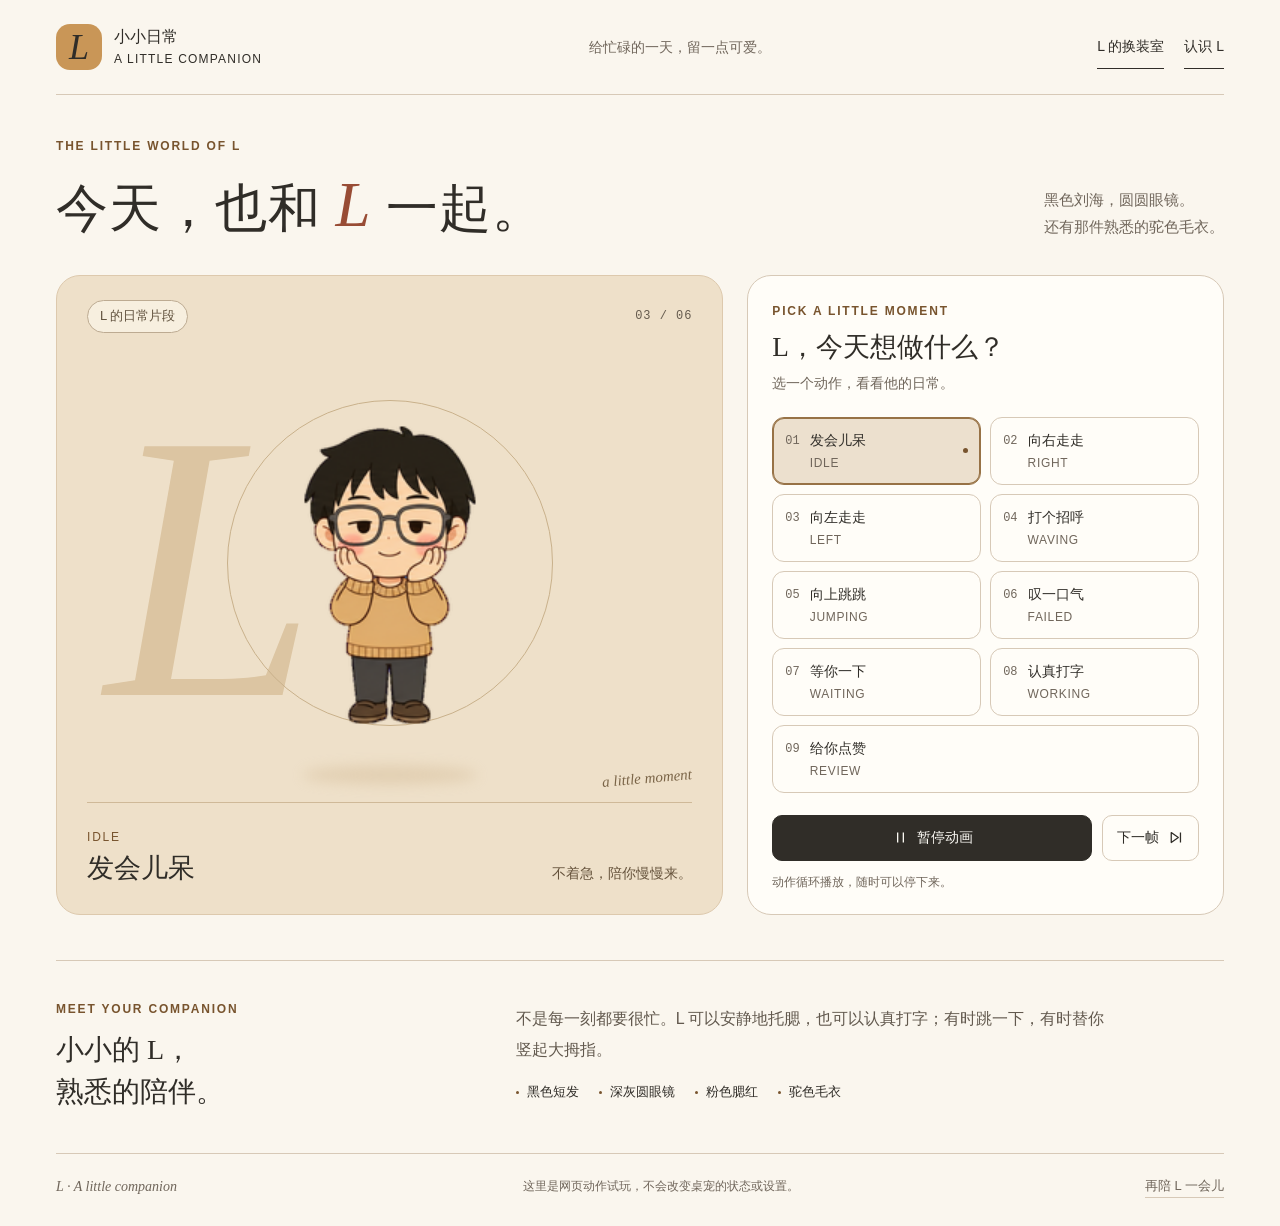
<file: index.html>
<!doctype html>
<html lang="zh-CN">
<head>
  <meta charset="UTF-8">
  <meta name="viewport" content="width=device-width, initial-scale=1">
  <meta name="theme-color" content="#f4ead9">
  <meta name="description" content="L 的小小日常：一位穿驼色毛衣的桌面伙伴。看看他的九种动作，一起慢下来。">
  <title>L 的小小日常</title>
  <link rel="icon" type="image/svg+xml" href="data:image/svg+xml,%3Csvg xmlns='http://www.w3.org/2000/svg' viewBox='0 0 32 32'%3E%3Crect width='32' height='32' rx='10' fill='%23ce9a5d'/%3E%3Ctext x='10' y='25' font-family='Georgia,serif' font-size='27' fill='%232c2925'%3EL%3C/text%3E%3C/svg%3E">
  <link rel="preload" href="l-sprites.webp" as="image">
  <link rel="stylesheet" href="style.css">
  <script src="app.js" defer></script>
</head>
<body>
  <a class="skip-link" href="#playground">跳到动作试玩</a>
  <div class="page-shell">
    <header class="site-header">
      <a class="brand" href="#" aria-label="L 的小小日常首页"><span class="brand-mark">L</span><span>小小日常<small>A LITTLE COMPANION</small></span></a>
      <span class="header-note">给忙碌的一天，留一点可爱。</span>
      <nav class="header-links" aria-label="网站导航"><a class="header-link" href="dressup.html">L 的换装室</a><a class="header-link" href="#about">认识 L</a></nav>
    </header>

    <main>
      <section class="intro" aria-labelledby="page-title">
        <div><p class="eyebrow">THE LITTLE WORLD OF L</p><h1 id="page-title">今天，也和 <em>L</em> 一起。</h1></div>
        <p class="intro-copy">黑色刘海，圆圆眼镜。<br>还有那件熟悉的驼色毛衣。</p>
      </section>

      <section class="playground" id="playground" aria-label="L 动作试玩">
        <div class="stage-card">
          <div class="stage-topline"><span class="pill">L 的日常片段</span><select class="mobile-action" id="mobile-action" aria-label="选择 L 的动作"><option value="idle">发会儿呆</option><option value="right">向右走走</option><option value="left">向左走走</option><option value="waving">打个招呼</option><option value="jumping">向上跳跳</option><option value="failed">叹一口气</option><option value="waiting">等你一下</option><option value="running">认真打字</option><option value="review">给你点赞</option></select><span class="frame-label" id="frame-label" aria-hidden="true">01 / 06</span></div>
          <div class="stage" id="stage">
            <span class="stage-letter" aria-hidden="true">L</span>
            <div class="stage-orbit" aria-hidden="true"></div>
            <div class="sprite" id="sprite" role="img" aria-label="L 正在托腮待机"><img id="fallback-image" src="l-idle.png" alt="" width="192" height="208"></div>
            <div class="ground" aria-hidden="true"></div>
            <span class="stage-corner" aria-hidden="true">a little moment</span>
          </div>
          <div class="stage-bottomline">
            <div><span class="state-kicker" id="state-en">IDLE</span><h2 id="state-title">发会儿呆</h2></div>
            <p id="state-caption" aria-live="polite">不着急，陪你慢慢来。</p>
          </div>
          <p class="asset-error" id="asset-error" hidden>动画暂时未加载，请刷新页面重试。</p>
        </div>

        <aside class="control-panel" aria-labelledby="control-title">
          <p class="eyebrow">PICK A LITTLE MOMENT</p>
          <h2 id="control-title">L，今天想做什么？</h2>
          <p class="panel-copy">选一个动作，看看他的日常。</p>
          <div class="action-grid" role="group" aria-label="选择 L 的动作">
            <button class="action active" data-action="idle" aria-pressed="true"><span class="action-no">01</span><span>发会儿呆<small>IDLE</small></span><span class="selected-mark" aria-hidden="true"></span></button>
            <button class="action" data-action="right" aria-pressed="false"><span class="action-no">02</span><span>向右走走<small>RIGHT</small></span><span class="selected-mark" aria-hidden="true"></span></button>
            <button class="action" data-action="left" aria-pressed="false"><span class="action-no">03</span><span>向左走走<small>LEFT</small></span><span class="selected-mark" aria-hidden="true"></span></button>
            <button class="action" data-action="waving" aria-pressed="false"><span class="action-no">04</span><span>打个招呼<small>WAVING</small></span><span class="selected-mark" aria-hidden="true"></span></button>
            <button class="action" data-action="jumping" aria-pressed="false"><span class="action-no">05</span><span>向上跳跳<small>JUMPING</small></span><span class="selected-mark" aria-hidden="true"></span></button>
            <button class="action" data-action="failed" aria-pressed="false"><span class="action-no">06</span><span>叹一口气<small>FAILED</small></span><span class="selected-mark" aria-hidden="true"></span></button>
            <button class="action" data-action="waiting" aria-pressed="false"><span class="action-no">07</span><span>等你一下<small>WAITING</small></span><span class="selected-mark" aria-hidden="true"></span></button>
            <button class="action" data-action="running" aria-pressed="false"><span class="action-no">08</span><span>认真打字<small>WORKING</small></span><span class="selected-mark" aria-hidden="true"></span></button>
            <button class="action" data-action="review" aria-pressed="false"><span class="action-no">09</span><span>给你点赞<small>REVIEW</small></span><span class="selected-mark" aria-hidden="true"></span></button>
          </div>
          <div class="playback" role="group" aria-label="动画播放控制">
            <button class="play-button" id="play-toggle" aria-pressed="false"><svg id="pause-icon" viewBox="0 0 24 24" aria-hidden="true"><path d="M8 5v14M16 5v14"/></svg><svg id="play-icon" viewBox="0 0 24 24" aria-hidden="true" hidden><path d="m8 5 11 7-11 7z"/></svg><span id="play-label">暂停动画</span></button>
            <button class="step-button" id="step-frame" title="暂停并显示下一帧">下一帧<svg viewBox="0 0 24 24" aria-hidden="true"><path d="m6 5 10 7-10 7zM19 5v14"/></svg></button>
          </div>
          <p class="play-note" id="play-note">动作循环播放，随时可以停下来。</p>
        </aside>
      </section>

      <section class="about" id="about" aria-labelledby="about-title">
        <div class="about-label"><span class="eyebrow">MEET YOUR COMPANION</span><h2 id="about-title">小小的 L，<br>熟悉的陪伴。</h2></div>
        <div class="about-body"><p>不是每一刻都要很忙。L 可以安静地托腮，也可以认真打字；有时跳一下，有时替你竖起大拇指。</p><div class="character-notes"><span>黑色短发</span><span>深灰圆眼镜</span><span>粉色腮红</span><span>驼色毛衣</span></div></div>
      </section>
    </main>
    <footer><span>L · A little companion</span><p>这里是网页动作试玩，不会改变桌宠的状态或设置。</p><a href="#playground">再陪 L 一会儿</a></footer>
  </div>
</body>
</html>
</file>
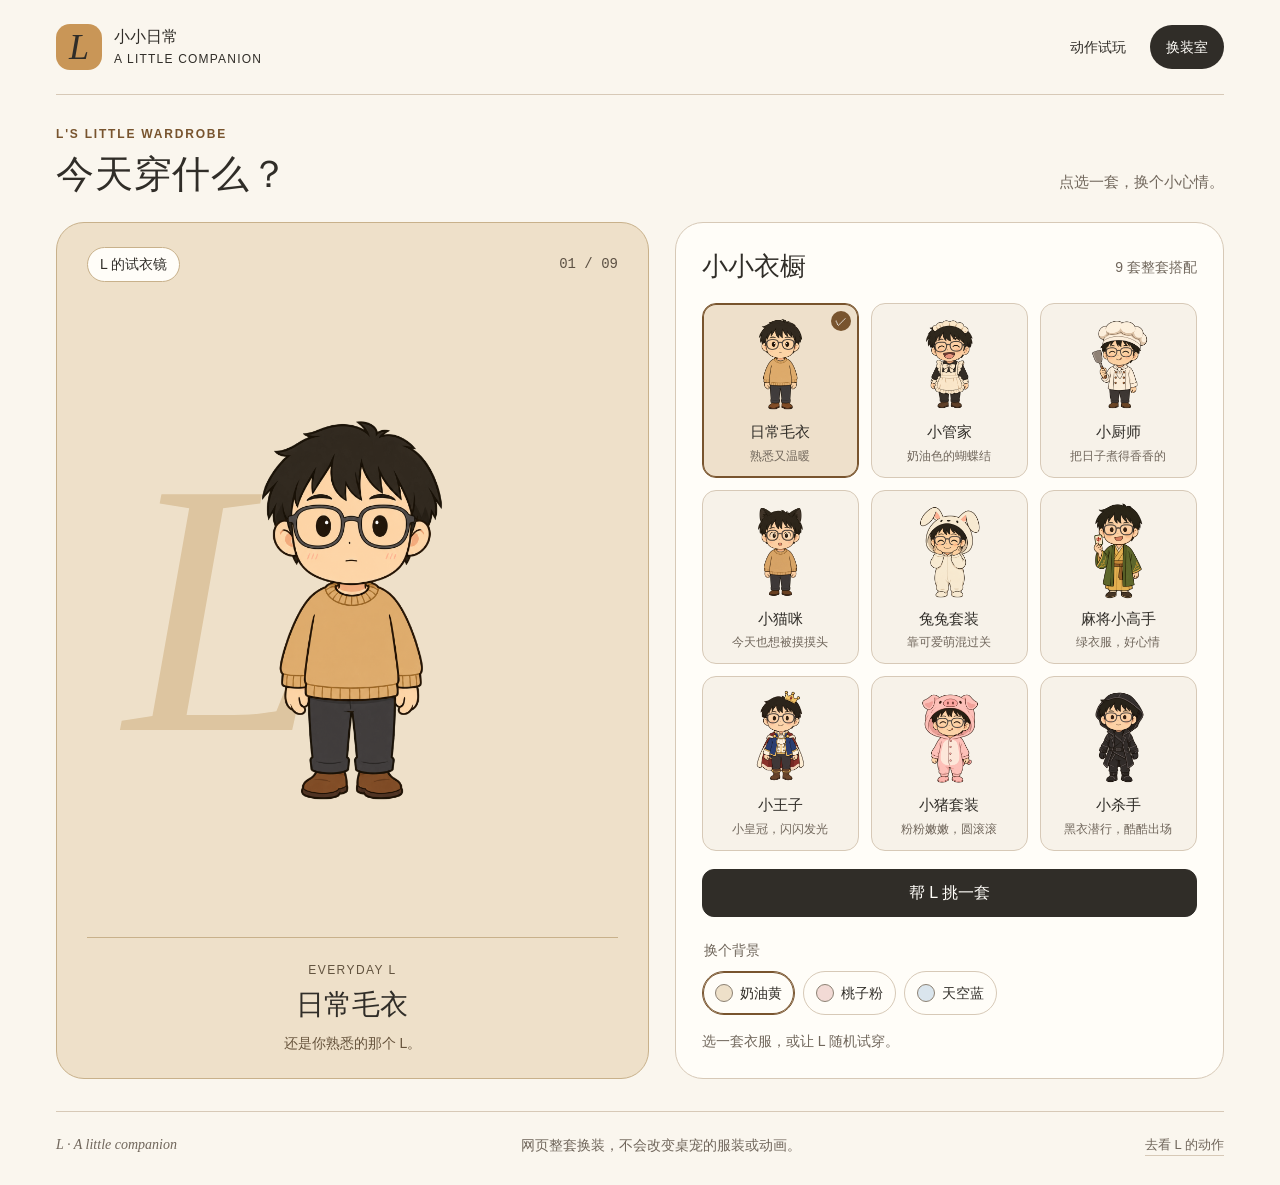
<file: dressup.html>
<!doctype html>
<html lang="zh-CN">
<head>
  <meta charset="UTF-8">
  <meta name="viewport" content="width=device-width, initial-scale=1">
  <meta name="theme-color" content="#f4ead9">
  <meta name="description" content="给 L 换一套衣服：日常毛衣、小管家、小厨师、小猫咪、兔兔、麻将服、小王子、小猪和小杀手，9 套搭配随心挑。">
  <title>L 的换装室 · 小小日常</title>
  <link rel="icon" type="image/svg+xml" href="data:image/svg+xml,%3Csvg xmlns='http://www.w3.org/2000/svg' viewBox='0 0 32 32'%3E%3Crect width='32' height='32' rx='10' fill='%23ce9a5d'/%3E%3Ctext x='10' y='25' font-family='Georgia,serif' font-size='27' fill='%232c2925'%3EL%3C/text%3E%3C/svg%3E">
  <link rel="stylesheet" href="style.css">
  <link rel="stylesheet" href="dressup.css">
  <script src="dressup.js?v=20261003-daily-hd" defer></script>
</head>
<body class="dressup-page">
  <a class="skip-link" href="#closet">跳到衣橱</a>
  <div class="page-shell">
    <header class="site-header">
      <a class="brand" href="index.html" aria-label="L 的小小日常首页"><span class="brand-mark">L</span><span>小小日常<small>A LITTLE COMPANION</small></span></a>
      <nav class="site-nav" aria-label="网站导航"><a href="index.html">动作试玩</a><a href="dressup.html" aria-current="page">换装室</a></nav>
    </header>
    <main>
      <div class="room-heading"><div><p class="eyebrow">L'S LITTLE WARDROBE</p><h1>今天穿什么？</h1></div><p>点选一套，换个小心情。</p></div>
      <section class="dressing-room" aria-label="L 换装小游戏">
        <div class="fitting-card" id="fitting-card" data-background="honey">
          <div class="fitting-top"><span class="pill">L 的试衣镜</span><select id="mobile-outfit" aria-label="选择 L 的服装"><option value="original">日常毛衣</option><option value="butler">小管家</option><option value="chef">小厨师</option><option value="cat">小猫咪</option><option value="bunny">兔兔套装</option><option value="mahjong">麻将小高手</option><option value="prince">小王子</option><option value="pig">小猪套装</option><option value="assassin">小杀手</option></select><span class="outfit-index" id="outfit-index">01 / 09</span></div>
          <div class="fitting-stage" id="fitting-stage" aria-busy="false">
            <span class="fitting-letter" aria-hidden="true">L</span>
            <img class="dressed-l" id="dressed-l" src="original-hd.webp" width="1024" height="1536" alt="L 穿着驼色毛衣，戴着深灰圆眼镜">
          </div>
          <div class="fitting-caption"><span id="outfit-en">EVERYDAY L</span><h2 id="outfit-name">日常毛衣</h2><p id="outfit-caption">还是你熟悉的那个 L。</p></div>
        </div>
        <div class="closet-panel" id="closet">
          <div class="closet-heading"><h2>小小衣橱</h2><span>9 套整套搭配</span></div>
          <div class="outfit-grid" role="group" aria-label="选择整套服装">
            <button class="outfit-card selected" data-outfit="original" aria-pressed="true"><span class="outfit-thumb"><img src="original-hd.webp" width="1024" height="1536" alt=""></span><span class="outfit-label">日常毛衣</span><small>熟悉又温暖</small><span class="outfit-check" aria-hidden="true">✓</span></button>
            <button class="outfit-card" data-outfit="butler" aria-pressed="false" disabled><span class="outfit-thumb"><img src="butler.webp" width="1024" height="1536" alt=""></span><span class="outfit-label">小管家</span><small>奶油色的蝴蝶结</small><span class="outfit-check" aria-hidden="true">✓</span></button>
            <button class="outfit-card" data-outfit="chef" aria-pressed="false" disabled><span class="outfit-thumb"><img src="chef.webp" width="1024" height="1536" alt=""></span><span class="outfit-label">小厨师</span><small>把日子煮得香香的</small><span class="outfit-check" aria-hidden="true">✓</span></button>
            <button class="outfit-card" data-outfit="cat" aria-pressed="false" disabled><span class="outfit-thumb"><img src="cat.webp" width="1024" height="1536" alt=""></span><span class="outfit-label">小猫咪</span><small>今天也想被摸摸头</small><span class="outfit-check" aria-hidden="true">✓</span></button>
            <button class="outfit-card" data-outfit="bunny" aria-pressed="false" disabled><span class="outfit-thumb"><img src="bunny.webp" width="1024" height="1536" alt=""></span><span class="outfit-label">兔兔套装</span><small>靠可爱萌混过关</small><span class="outfit-check" aria-hidden="true">✓</span></button>
            <button class="outfit-card" data-outfit="mahjong" aria-pressed="false" disabled><span class="outfit-thumb"><img src="mahjong.webp" width="1024" height="1536" alt=""></span><span class="outfit-label">麻将小高手</span><small>绿衣服，好心情</small><span class="outfit-check" aria-hidden="true">✓</span></button>
            <button class="outfit-card" data-outfit="prince" aria-pressed="false" disabled><span class="outfit-thumb"><img src="prince.webp" width="1024" height="1536" alt="" loading="lazy"></span><span class="outfit-label">小王子</span><small>小皇冠，闪闪发光</small><span class="outfit-check" aria-hidden="true">✓</span></button>
            <button class="outfit-card" data-outfit="pig" aria-pressed="false" disabled><span class="outfit-thumb"><img src="pig.webp" width="1024" height="1536" alt="" loading="lazy"></span><span class="outfit-label">小猪套装</span><small>粉粉嫩嫩，圆滚滚</small><span class="outfit-check" aria-hidden="true">✓</span></button>
            <button class="outfit-card" data-outfit="assassin" aria-pressed="false" disabled><span class="outfit-thumb"><img src="assassin.webp" width="1024" height="1536" alt="" loading="lazy"></span><span class="outfit-label">小杀手</span><small>黑衣潜行，酷酷出场</small><span class="outfit-check" aria-hidden="true">✓</span></button>
          </div>
          <button class="random-button" id="random-outfit" disabled>帮 L 挑一套</button>
          <fieldset class="background-picker"><legend>换个背景</legend><div class="background-options"><button data-background="honey" aria-pressed="true"><span class="swatch honey" aria-hidden="true"></span>奶油黄</button><button data-background="rose" aria-pressed="false"><span class="swatch rose" aria-hidden="true"></span>桃子粉</button><button data-background="blue" aria-pressed="false"><span class="swatch blue" aria-hidden="true"></span>天空蓝</button></div></fieldset>
          <p class="room-status" id="room-status" role="status">选一套衣服，或让 L 随机试穿。</p>
          <p class="room-error" id="room-error" role="alert" hidden></p>
          <noscript><p>请启用 JavaScript 来给 L 换装。</p></noscript>
        </div>
      </section>
    </main>
    <footer><span>L · A little companion</span><p>网页整套换装，不会改变桌宠的服装或动画。</p><a href="index.html">去看 L 的动作</a></footer>
  </div>
</body>
</html>
</file>
<file: style.css>
:root{--paper:#faf6ee;--ink:#302d28;--muted:#70665b;--line:#d7c9b7;--camel:#c99657;--camel-deep:#78542e;--stage:#eee0c9;--cream:#fffdf8;--accent:#984c35;--radius:24px;font-family:"PingFang SC","Hiragino Sans GB","Microsoft YaHei",sans-serif;color:var(--ink);background:var(--paper);font-synthesis:none}
*{box-sizing:border-box}html{scroll-behavior:smooth;scroll-padding-top:24px}body{margin:0;font-size:1rem;line-height:1.6}button,a{-webkit-tap-highlight-color:transparent}button{font:inherit;color:inherit;cursor:pointer}a{color:inherit;text-decoration:none}button:focus-visible,a:focus-visible{outline:3px solid var(--accent);outline-offset:5px}button[disabled]{cursor:wait;opacity:.6}[hidden]{display:none!important}.page-shell{max-width:1264px;margin:auto;padding:0 48px}.skip-link{position:fixed;left:16px;top:-100px;background:var(--ink);color:white;padding:12px;z-index:10}.skip-link:focus{top:16px}
.site-header{display:flex;align-items:center;justify-content:space-between;gap:24px;padding:24px 0;border-bottom:1px solid var(--line)}.brand{display:flex;align-items:center;gap:12px;font-size:1rem;font-weight:600;line-height:1.4}.brand-mark{display:flex;align-items:center;justify-content:center;width:46px;height:46px;border-radius:14px;background:var(--camel);font:italic 36px Georgia,serif}.brand small{display:block;font-size:.65rem;letter-spacing:.16em;font-weight:500;margin-top:3px}.header-note{font-size:.875rem;color:var(--muted)}.header-link{font-size:.875rem;padding:8px 0;border-bottom:1px solid var(--ink)}.intro{display:flex;align-items:flex-end;justify-content:space-between;gap:32px;margin:42px 0 30px}.eyebrow{margin:0;font-size:.75rem;letter-spacing:.15em;font-weight:600;color:var(--camel-deep)}h1{font-family:"Songti SC","STSong",Georgia,serif;font-size:clamp(2.1rem,4.1vw,3.35rem);line-height:1.25;font-weight:500;letter-spacing:.02em;margin:10px 0 0}h1 em{font-family:Georgia,serif;color:var(--accent);font-size:1.2em;font-weight:400}.intro-copy{font-size:.9375rem;color:var(--muted);margin:0 0 5px;line-height:1.8}
.playground{display:grid;grid-template-columns:minmax(0,1.4fr) minmax(320px,1fr);gap:24px;align-items:stretch}.stage-card{position:relative;overflow:hidden;background:var(--stage);border:1px solid #ddc9ad;border-radius:var(--radius);padding:24px 30px 28px;display:flex;flex-direction:column;min-height:574px}.stage-topline{display:flex;align-items:center;justify-content:space-between;gap:8px;position:relative;z-index:2}.pill{font-size:.8125rem;border:1px solid #bdab92;border-radius:30px;padding:5px 12px;color:#62533f;background:#f7efdf}.frame-label{font:12px ui-monospace,SFMono-Regular,monospace;color:#655b4e;letter-spacing:.08em}.stage{position:relative;min-height:373px;display:flex;align-items:center;justify-content:center;flex:1;isolation:isolate}.stage-letter{position:absolute;font:italic 380px/.9 Georgia,serif;color:#dcc5a2;left:3%;top:50%;transform:translateY(-50%);z-index:-2;user-select:none}.stage-orbit{position:absolute;width:326px;height:326px;max-width:90%;border:1px solid #c9b18b;border-radius:50%;left:50%;top:49%;transform:translate(-50%,-50%);z-index:-1}.sprite{width:288px;height:312px;flex-shrink:0;background-repeat:no-repeat;position:relative;z-index:2;transform:translateY(8px)}.sprite img{width:100%;height:100%;object-fit:contain}.ground{position:absolute;width:175px;height:18px;border-radius:50%;background:#cfb48d;bottom:18px;left:50%;transform:translateX(-50%);opacity:.4;filter:blur(7px);z-index:0}.stage-corner{position:absolute;right:0;bottom:15px;font:italic 15px Georgia,serif;color:#7a6447;transform:rotate(-5deg)}.stage-bottomline{display:flex;align-items:flex-end;justify-content:space-between;gap:20px;border-top:1px solid #cfb998;padding-top:20px;z-index:2}.state-kicker{font-size:.6875rem;letter-spacing:.15em;color:var(--camel-deep)}.stage-bottomline h2{font-family:"Songti SC","STSong",serif;font-size:1.7rem;margin:2px 0 0;font-weight:500;line-height:1.3}.stage-bottomline p{margin:0 0 2px;font-size:.875rem;color:#66533c}.asset-error{color:var(--accent);font-size:.875rem;margin:10px 0 0}
.control-panel{padding:26px 24px 22px;border:1px solid var(--line);border-radius:var(--radius);background:var(--cream)}.control-panel h2{margin:7px 0 6px;font-family:"Songti SC","STSong",serif;font-size:1.7rem;font-weight:500;line-height:1.4}.panel-copy{font-size:.875rem;color:var(--muted);margin:0 0 22px}.action-grid{display:grid;grid-template-columns:repeat(2,minmax(0,1fr));gap:9px}.action{display:flex;align-items:center;gap:10px;position:relative;text-align:left;min-height:68px;background:transparent;border:1px solid var(--line);padding:11px 12px;border-radius:12px;transition:background .18s ease,border-color .18s ease,box-shadow .18s ease}.action:last-child{grid-column:1/-1}.action:hover{background:#f4ebdf;border-color:#a88961}.action.active{background:#ece0ce;border-color:#977246;box-shadow:inset 0 0 0 1px #977246}.action-no{font:11px ui-monospace,SFMono-Regular,monospace;color:var(--muted);align-self:flex-start;margin-top:5px}.action>span:nth-child(2){font-size:.875rem;white-space:nowrap}.action small{display:block;font-size:.625rem;letter-spacing:.055em;line-height:1.5;color:var(--muted);margin-top:3px}.selected-mark{margin-left:auto;width:5px;height:5px;flex-shrink:0;border-radius:50%;background:transparent}.active .selected-mark{background:var(--camel-deep)}.playback{display:flex;gap:10px;margin-top:22px}.play-button,.step-button{min-height:46px;display:flex;align-items:center;justify-content:center;gap:8px;border-radius:10px;border:1px solid var(--ink);font-size:.875rem;transition:background .18s ease}.play-button{background:var(--ink);color:var(--cream);flex:1}.play-button:hover{background:#554939}.step-button{background:transparent;padding:10px 14px;border-color:var(--line)}.step-button:hover{background:#f3e8d8}.playback svg{width:17px;height:17px;fill:none;stroke:currentColor;stroke-width:1.8;stroke-linejoin:round}.play-note{margin:11px 0 0;color:var(--muted);font-size:.75rem;line-height:1.7}
.about{display:grid;grid-template-columns:.8fr 1.4fr;gap:55px;border-top:1px solid var(--line);margin-top:45px;padding:34px 0 40px;align-items:center}.about h2{font-family:"Songti SC","STSong",serif;font-size:1.75rem;line-height:1.5;font-weight:500;margin:8px 0 0}.about-body>p{margin:0;font-size:1rem;line-height:1.9;max-width:600px;color:#62594e}.character-notes{display:flex;flex-wrap:wrap;gap:8px 20px;margin-top:17px}.character-notes span{font-size:.8125rem;display:inline-flex;align-items:center;gap:8px}.character-notes span:before{content:"";width:3px;height:3px;background:var(--camel-deep);border-radius:50%}footer{display:flex;align-items:center;justify-content:space-between;gap:18px;padding:22px 0 28px;border-top:1px solid var(--line);font-size:.75rem;color:var(--muted)}footer>span{font-family:Georgia,serif;font-style:italic;font-size:.875rem}footer p{margin:0;text-align:center}footer a{font-size:.8125rem;border-bottom:1px solid var(--line);white-space:nowrap}
@media(min-width:1350px){.stage-card{min-height:594px}.stage{min-height:394px}.sprite{width:307.2px;height:332.8px}.ground{bottom:16px}}
@media(max-width:1000px){.page-shell{padding:0 30px}.playground{grid-template-columns:minmax(0,1.2fr) minmax(300px,1fr);gap:18px}.stage-card{padding:24px;min-height:586px}.control-panel{padding:24px 18px}.action{gap:7px;padding:10px 9px}.stage-bottomline{align-items:flex-start;flex-direction:column;gap:7px}.intro-copy{font-size:.875rem}.stage-letter{font-size:320px}.stage-corner{right:-10px;font-size:13px}.about{gap:30px}}
@media(max-width:760px){.page-shell{padding:0 20px}.site-header{padding:18px 0}.header-note{display:none}.intro{margin:30px 0 24px;align-items:flex-start;flex-direction:column;gap:12px}.intro-copy br{display:none}.intro-copy{font-size:.875rem}.eyebrow{font-size:.6875rem}h1{font-size:2.25rem}.playground{grid-template-columns:1fr;gap:18px}.stage-card{padding:20px 22px 22px;min-height:490px}.stage{min-height:330px}.stage-letter{font-size:315px;left:10%}.stage-orbit{width:276px;height:276px}.sprite{width:268.8px;height:291.2px}.stage-bottomline{flex-direction:row;align-items:flex-end;gap:10px}.stage-bottomline h2{font-size:1.5rem}.stage-bottomline p{font-size:.8125rem}.control-panel{padding:24px}.action-grid{grid-template-columns:repeat(3,minmax(0,1fr))}.action:last-child{grid-column:auto}.action{min-height:73px;padding:10px;gap:5px}.action-no{font-size:10px;margin-top:4px}.action>span:nth-child(2){font-size:.875rem}.selected-mark{display:none}.about{grid-template-columns:1fr;gap:18px;margin-top:32px;padding:28px 0}.about h2 br{display:none}.about h2{font-size:1.5rem}.about-body>p{font-size:.9375rem}footer{flex-wrap:wrap;gap:14px;padding:20px 0}footer p{order:3;text-align:left;flex-basis:100%;font-size:.75rem}}
@media(max-width:420px){.page-shell{padding:0 16px}.control-panel{padding:22px 16px}.action{flex-direction:column;align-items:flex-start;gap:3px;padding:9px 11px}.action-no{font-size:10px;margin:0}.action small{font-size:.6rem;margin-top:1px}.stage-card{padding:18px 18px 22px}.stage-corner{font-size:12px;right:-4px}.stage-bottomline p{max-width:155px}.stage-letter{left:4%}h1{font-size:2rem}}
@media(prefers-reduced-motion:reduce){html{scroll-behavior:auto}*,*:before,*:after{transition:none!important;animation:none!important}}
.brand small,.state-kicker,.action-no,.action small,.eyebrow{font-size:.75rem}.brand small{letter-spacing:.1em}.mobile-action{display:none}.header-links{display:flex;gap:20px;flex-shrink:0}.header-links a{white-space:nowrap;min-height:44px;display:flex;align-items:center}
@media(max-width:760px){.stage-topline .pill{display:none}.mobile-action{display:block;min-height:44px;max-width:75%;padding:8px 30px 8px 12px;font:inherit;font-size:.875rem;color:var(--ink);border:1px solid #a58a64;border-radius:10px;background:#f7efdf;cursor:pointer}.mobile-action:focus-visible{outline:3px solid var(--accent);outline-offset:4px}.action-no,.action small,.eyebrow{font-size:.75rem}}
@media(max-width:760px){.header-links{gap:14px}.site-header .brand small{display:none}}
</file>
<file: dressup.css>
.site-nav{display:flex;gap:8px;font-size:.875rem}.site-nav a{min-height:44px;display:flex;align-items:center;padding:8px 16px;border-radius:25px}.site-nav a:hover{background:#eee0ce}.site-nav a[aria-current]{background:var(--ink);color:var(--cream)}
.room-heading{display:flex;align-items:flex-end;justify-content:space-between;gap:24px;margin:30px 0 24px}.room-heading h1{font-size:clamp(2rem,3vw,2.7rem);margin-top:6px}.room-heading>p{font-size:.9375rem;color:var(--muted);margin:0 0 4px}
.dressing-room{display:grid;grid-template-columns:minmax(0,1.08fr) minmax(0,1fr);gap:26px;margin-bottom:32px;align-items:stretch}.fitting-card{--fitting-bg:#eee0c9;--fitting-mark:#ddc5a0;--fitting-line:#c8b18b;background:var(--fitting-bg);border:1px solid var(--fitting-line);border-radius:28px;padding:24px 30px;display:flex;flex-direction:column;overflow:hidden;transition:background-color .2s,border-color .2s}.fitting-card[data-background=rose]{--fitting-bg:#f2dad5;--fitting-mark:#e5beb7;--fitting-line:#d9b7b0}.fitting-card[data-background=blue]{--fitting-bg:#dae5ed;--fitting-mark:#bdcedc;--fitting-line:#b0c2d0}.fitting-top{display:flex;align-items:center;justify-content:space-between;gap:12px}.fitting-top .pill{color:var(--ink);background:var(--cream);border-color:var(--fitting-line);font-size:.875rem}.outfit-index{font:.875rem ui-monospace,SFMono-Regular,monospace;color:#5c5144}.fitting-stage{position:relative;display:flex;align-items:center;justify-content:center;min-height:414px;flex:1;isolation:isolate}.fitting-letter{position:absolute;z-index:-1;font:italic 360px/1 Georgia,serif;color:var(--fitting-mark);left:7%;top:50%;transform:translateY(-50%);user-select:none}.dressed-l{width:100%;height:420px;object-fit:contain;position:relative;transition:opacity .16s;filter:none}.fitting-stage[aria-busy=true] .dressed-l{opacity:.55}.fitting-caption{text-align:center;border-top:1px solid var(--fitting-line);padding-top:18px}.fitting-caption>span{font-size:.75rem;letter-spacing:.12em;color:#62533f}.fitting-caption h2{font-family:"Songti SC","STSong",serif;font-size:1.75rem;font-weight:500;margin:2px 0}.fitting-caption p{margin:4px 0 0;font-size:.875rem;color:#66533c}
.closet-panel{padding:26px;border:1px solid var(--line);border-radius:28px;background:var(--cream)}.closet-heading{display:flex;align-items:center;justify-content:space-between;gap:10px;margin-bottom:18px}.closet-heading h2{font-family:"Songti SC","STSong",serif;font-size:1.6rem;font-weight:500;line-height:1.4;margin:0}.closet-heading>span{font-size:.875rem;color:var(--muted)}.outfit-grid{display:grid;grid-template-columns:repeat(3,minmax(0,1fr));gap:12px}.outfit-card{position:relative;min-width:0;display:flex;flex-direction:column;align-items:center;border:1px solid var(--line);border-radius:14px;background:#f7f2e9;padding:10px 8px 12px;transition:background-color .18s,border-color .18s;text-align:center}.outfit-card:hover{border-color:#a18058;background:#eee3d1}.outfit-card.selected{border-color:var(--camel-deep);background:#eee0cb;box-shadow:inset 0 0 0 1px var(--camel-deep)}.outfit-thumb{width:100%;height:100px;display:flex;align-items:center;justify-content:center;margin-bottom:7px}.outfit-thumb img{width:100%;height:100%;object-fit:contain}.reference-thumb img{border-radius:9px;width:100px;max-width:100%;object-fit:cover}.outfit-label{font-size:.9375rem;font-weight:600;line-height:1.5}.outfit-card small{font-size:.75rem;color:var(--muted);line-height:1.5;margin-top:3px}.outfit-check{display:none;position:absolute;top:7px;right:7px;background:var(--camel-deep);color:white;border-radius:50%;width:20px;height:20px;font-size:.75rem;line-height:20px}.selected .outfit-check{display:block}.random-button{width:100%;min-height:48px;border:1px solid var(--ink);border-radius:12px;background:var(--ink);color:var(--cream);font-size:1rem;margin-top:18px}.random-button:hover{background:#554939}.background-picker{padding:0;margin:22px 0 0;border:0;min-width:0}.background-picker legend{font-size:.875rem;color:var(--muted);margin-bottom:10px}.background-options{display:flex;gap:8px;flex-wrap:wrap}.background-options button{display:flex;align-items:center;gap:7px;background:transparent;border:1px solid var(--line);border-radius:25px;min-height:44px;padding:8px 12px;font-size:.875rem}.background-options button:hover{background:#f5eadb}.background-options button[aria-pressed=true]{border-color:var(--camel-deep);box-shadow:inset 0 0 0 1px var(--camel-deep)}.swatch{width:18px;height:18px;border:1px solid #8c8173;border-radius:50%;flex:none}.swatch.honey{background:#eee0c9}.swatch.rose{background:#f2dad5}.swatch.blue{background:#dae5ed}.room-status{font-size:.875rem;margin:15px 0 0;color:var(--muted);min-height:1.5em}.room-error{font-size:.875rem;color:var(--accent);margin:8px 0 0}.dressup-page footer{font-size:.875rem}.dressup-page footer p{font-size:.875rem}
@media(max-width:1050px){.dressing-room{gap:18px;grid-template-columns:minmax(0,1fr) minmax(0,1fr)}.closet-panel{padding:22px 18px}.outfit-grid{gap:9px}.outfit-card small{min-height:36px}.fitting-card{padding:22px}.fitting-letter{left:0;font-size:300px}.background-options button{padding:8px 10px}}
@media(max-width:760px){.room-heading{margin:22px 0 18px;gap:6px;align-items:flex-start;flex-direction:column}.room-heading h1{font-size:2rem}.room-heading>p{font-size:.875rem}.dressing-room{grid-template-columns:1fr;gap:16px;margin-bottom:24px}.fitting-card{padding:18px 20px 20px}.fitting-stage{min-height:272px}.dressed-l{height:280px}.fitting-letter{font-size:260px;left:12%}.fitting-caption{padding-top:12px}.fitting-caption h2{font-size:1.5rem}.fitting-caption p{font-size:.875rem}.closet-panel{padding:22px 18px}.outfit-card small{min-height:0}.site-nav{gap:2px}.site-nav a{padding:8px 12px}.dressup-page .brand small{font-size:.75rem;letter-spacing:0}.closet-heading>span{font-size:.875rem}.background-options{gap:8px}}
#mobile-outfit{display:none;font:inherit;font-size:.875rem;color:var(--ink);background:var(--cream);min-height:44px;max-width:75%;border:1px solid var(--fitting-line);border-radius:10px;padding:8px 28px 8px 12px}#mobile-outfit:focus-visible{outline:3px solid var(--accent);outline-offset:4px}
@media(max-width:760px){#mobile-outfit{display:block}.fitting-top .pill{display:none}.dressup-page .brand small{display:none}.dressup-page .site-header{gap:12px}.site-nav{flex-shrink:0}.site-nav a{white-space:nowrap}}
@media(max-width:370px){.site-nav a{padding:8px}.brand{gap:8px}.brand-mark{width:38px;height:42px}.dressup-page .brand small{display:none}.outfit-card small{min-height:36px}.background-options button{padding:8px}}
</file>
